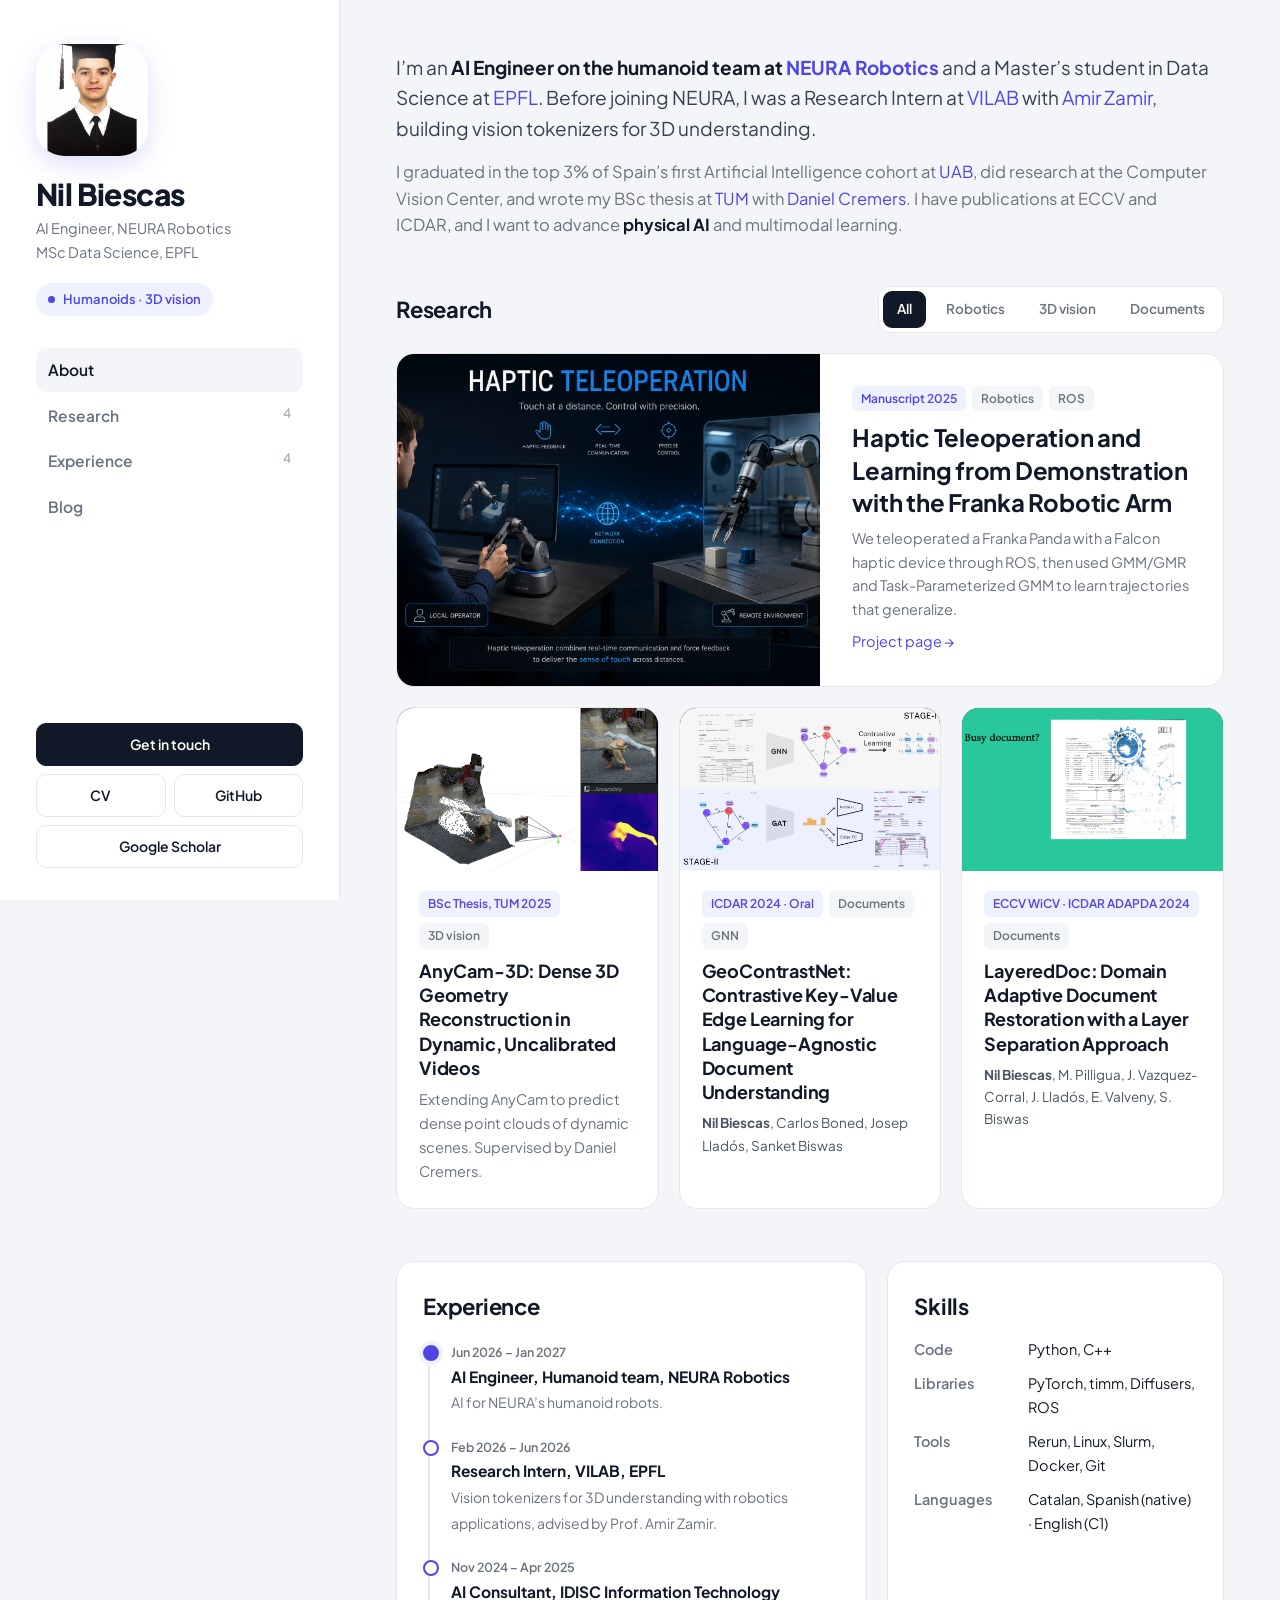
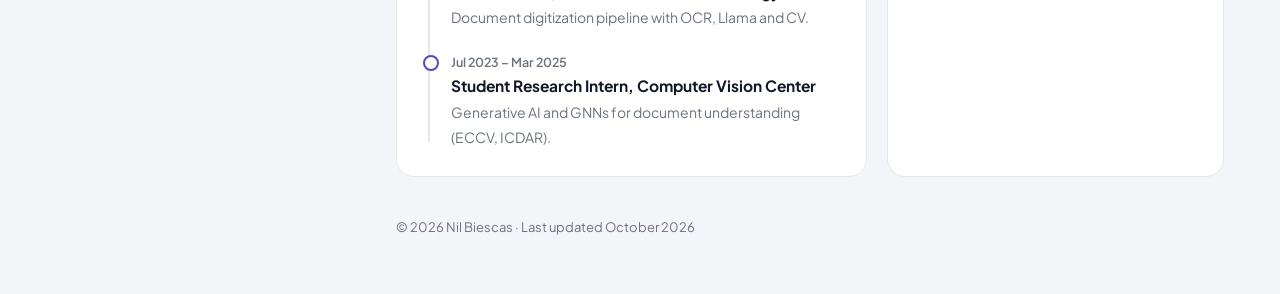
<file: index.html>
<!DOCTYPE HTML>
<html lang="en">
<head>
  <meta charset="UTF-8">
  <meta name="viewport" content="width=device-width, initial-scale=1.0">
  <title>Nil Biescas</title>
  <meta name="author" content="Nil Biescas">
  <meta name="description" content="Nil Biescas, AI Engineer on the humanoid team at NEURA Robotics and MSc Data Science student at EPFL.">
  <link rel="shortcut icon" href="images/favicon/favicon.ico" type="image/x-icon">
  <link rel="stylesheet" type="text/css" href="stylesheet.css">
  <link href="https://fonts.googleapis.com/css2?family=Plus+Jakarta+Sans:wght@400;500;600;700;800&display=swap" rel="stylesheet">
</head>
<body>
  <div class="layout">
    <aside>
      <img class="avatar" src="images/Nil_cvc.png" alt="Nil Biescas">
      <h1>Nil Biescas</h1>
      <p class="role">AI Engineer, NEURA Robotics<br>MSc Data Science, EPFL</p>
      <span class="badge">Humanoids · 3D vision</span>
      <nav>
        <a href="#about" class="active">About</a>
        <a href="#work">Research <small>4</small></a>
        <a href="#experience">Experience <small>4</small></a>
        <a href="blog.html">Blog</a>
      </nav>
      <div class="social">
        <a class="primary" href="mailto:nilbiescas3@gmail.com">Get in touch</a>
        <a href="data/cv_nil_2025_07.pdf" target="_blank">CV</a>
        <a href="https://github.com/NilBiescas" target="_blank">GitHub</a>
        <a class="wide" href="https://scholar.google.com/citations?hl=en&user=gtHrYbUAAAAJ" target="_blank">Google Scholar</a>
      </div>
    </aside>

    <main>
      <section id="about">
        <p class="about">
          I’m an <strong>AI Engineer on the humanoid team at <a href="https://neura-robotics.com/" target="_blank">NEURA Robotics</a></strong>
          and a Master’s student in Data Science at <a href="https://www.epfl.ch/en/" target="_blank">EPFL</a>.
          Before joining NEURA, I was a Research Intern at <a href="https://vilab.epfl.ch/" target="_blank">VILAB</a> with
          <a href="https://vilab.epfl.ch/zamir/" target="_blank">Amir Zamir</a>, building vision tokenizers for 3D understanding.
        </p>
        <p class="about secondary">
          I graduated in the top 3% of Spain’s first Artificial Intelligence cohort at <a href="https://www.uab.cat/" target="_blank">UAB</a>,
          did research at the Computer Vision Center, and wrote my BSc thesis at <a href="https://www.tum.de/" target="_blank">TUM</a> with
          <a href="https://cvg.cit.tum.de/members/cremers" target="_blank">Daniel Cremers</a>. I have publications at ECCV and ICDAR,
          and I want to advance <strong>physical AI</strong> and multimodal learning.
        </p>
      </section>

      <div class="head" id="work">
        <h2>Research</h2>
        <div class="filters">
          <button class="on" data-f="all">All</button>
          <button data-f="robotics">Robotics</button>
          <button data-f="3d">3D vision</button>
          <button data-f="docs">Documents</button>
        </div>
      </div>

      <div class="grid">
        <article class="card featured" data-tags="robotics">
          <div class="media">
            <img src="data/images/haptic_image.png" alt="Haptic teleoperation setup">
            <video muted loop playsinline preload="none" src="data/videos/teleop.mp4"></video>
          </div>
          <div class="body">
            <div class="tags"><span class="venue">Manuscript 2025</span><span>Robotics</span><span>ROS</span></div>
            <h3><a href="https://nilbiescas.github.io/HapticTeleoperation/" target="_blank">Haptic Teleoperation and Learning from Demonstration with the Franka Robotic Arm</a></h3>
            <p>We teleoperated a Franka Panda with a Falcon haptic device through ROS, then used GMM/GMR and Task-Parameterized GMM to learn trajectories that generalize.</p>
            <p><a href="https://nilbiescas.github.io/HapticTeleoperation/" target="_blank">Project page →</a></p>
          </div>
        </article>

        <article class="card" data-tags="3d">
          <div class="media">
            <img src="data/image%20(1).png" alt="AnyCam-3D preview">
            <video muted loop playsinline preload="none" src="data/Recording%202025-09-03%20003520.mp4"></video>
          </div>
          <div class="body">
            <div class="tags"><span class="venue">BSc Thesis, TUM 2025</span><span>3D vision</span></div>
            <h3><a href="data/TUM_Thesis_for_Informatics.pdf" target="_blank">AnyCam-3D: Dense 3D Geometry Reconstruction in Dynamic, Uncalibrated Videos</a></h3>
            <p>Extending AnyCam to predict dense point clouds of dynamic scenes. Supervised by Daniel Cremers.</p>
          </div>
        </article>

        <article class="card" data-tags="docs">
          <div class="media"><img src="images/new_figure.png" alt="GeoContrastNet overview"></div>
          <div class="body">
            <div class="tags"><span class="venue">ICDAR 2024 · Oral</span><span>Documents</span><span>GNN</span></div>
            <h3><a href="https://arxiv.org/abs/2405.03104" target="_blank">GeoContrastNet: Contrastive Key-Value Edge Learning for Language-Agnostic Document Understanding</a></h3>
            <span class="authors"><strong>Nil Biescas</strong>, Carlos Boned, Josep Lladós, Sanket Biswas</span>
          </div>
        </article>

        <article class="card" data-tags="docs">
          <div class="media"><img src="images/layeredDoc.gif" alt="LayeredDoc preview"></div>
          <div class="body">
            <div class="tags"><span class="venue">ECCV WiCV · ICDAR ADAPDA 2024</span><span>Documents</span></div>
            <h3><a href="https://layereddoc.github.io/" target="_blank">LayeredDoc: Domain Adaptive Document Restoration with a Layer Separation Approach</a></h3>
            <span class="authors"><strong>Nil Biescas</strong>, M. Pilligua, J. Vazquez-Corral, J. Lladós, E. Valveny, S. Biswas</span>
          </div>
        </article>
      </div>

      <div class="split" id="experience">
        <div class="panel">
          <h2>Experience</h2>
          <ul class="tl">
            <li class="now"><time>Jun 2026 – Jan 2027</time><b>AI Engineer, Humanoid team, NEURA Robotics</b><span>AI for NEURA’s humanoid robots.</span></li>
            <li><time>Feb 2026 – Jun 2026</time><b>Research Intern, VILAB, EPFL</b><span>Vision tokenizers for 3D understanding with robotics applications, advised by Prof. Amir Zamir.</span></li>
            <li><time>Nov 2024 – Apr 2025</time><b>AI Consultant, IDISC Information Technology</b><span>Document digitization pipeline with OCR, Llama and CV.</span></li>
            <li><time>Jul 2023 – Mar 2025</time><b>Student Research Intern, Computer Vision Center</b><span>Generative AI and GNNs for document understanding (ECCV, ICDAR).</span></li>
          </ul>
        </div>
        <div class="panel">
          <h2>Skills</h2>
          <dl class="kv">
            <dt>Code</dt><dd>Python, C++</dd>
            <dt>Libraries</dt><dd>PyTorch, timm, Diffusers, ROS</dd>
            <dt>Tools</dt><dd>Rerun, Linux, Slurm, Docker, Git</dd>
            <dt>Languages</dt><dd>Catalan, Spanish (native) · English (C1)</dd>
          </dl>
        </div>
      </div>

      <footer>© 2026 Nil Biescas · Last updated October 2026</footer>
    </main>
  </div>

  <script>
    document.querySelectorAll('.card').forEach(card => {
      const v = card.querySelector('video');
      if (!v) return;
      card.addEventListener('mouseenter', () => v.play());
      card.addEventListener('mouseleave', () => { v.pause(); v.currentTime = 0; });
    });

    const buttons = document.querySelectorAll('.filters button');
    buttons.forEach(btn => btn.addEventListener('click', () => {
      buttons.forEach(b => b.classList.toggle('on', b === btn));
      const f = btn.dataset.f;
      document.querySelectorAll('.card').forEach(card => {
        card.hidden = f !== 'all' && card.dataset.tags !== f;
      });
    }));

    const navLinks = [...document.querySelectorAll('aside nav a[href^="#"]')];
    const targets = navLinks.map(a => document.querySelector(a.getAttribute('href')));
    addEventListener('scroll', () => {
      let i = 0;
      targets.forEach((t, k) => { if (t.getBoundingClientRect().top < 160) i = k; });
      if (innerHeight + scrollY >= document.body.scrollHeight - 4) i = targets.length - 1;
      navLinks.forEach((a, k) => a.classList.toggle('active', k === i));
    }, { passive: true });
  </script>
</body>
</html>
</file>
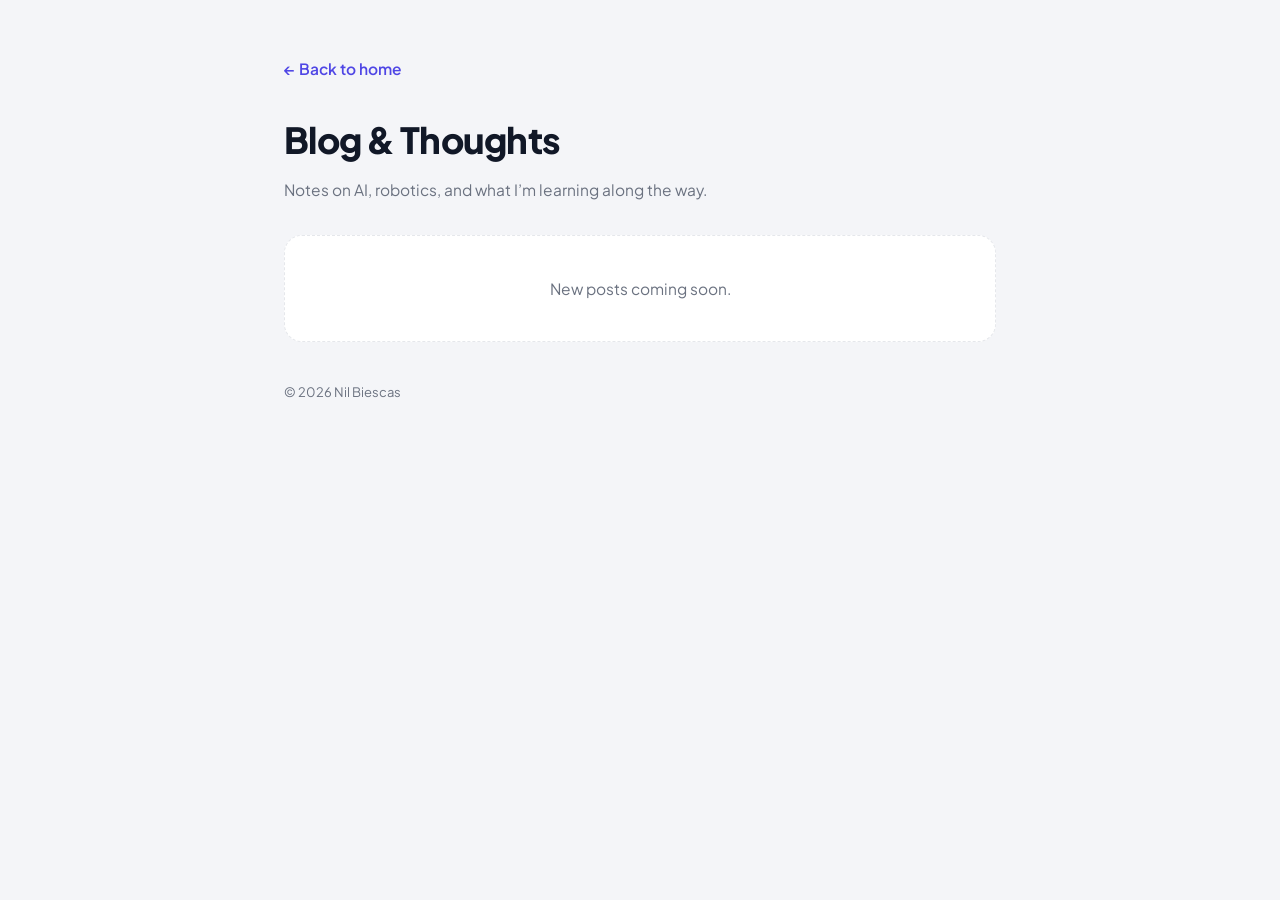
<file: blog.html>
<!DOCTYPE HTML>
<html lang="en">
<head>
  <meta charset="UTF-8">
  <meta name="viewport" content="width=device-width, initial-scale=1.0">
  <title>Blog | Nil Biescas</title>
  <meta name="author" content="Nil Biescas">
  <link rel="shortcut icon" href="images/favicon/favicon.ico" type="image/x-icon">
  <link rel="stylesheet" type="text/css" href="stylesheet.css">
  <link href="https://fonts.googleapis.com/css2?family=Plus+Jakarta+Sans:wght@400;500;600;700;800&display=swap" rel="stylesheet">
</head>
<body>
  <div class="page-narrow">
    <a href="index.html" class="back-link">← Back to home</a>
    <h1 class="page-title">Blog &amp; Thoughts</h1>
    <p class="page-sub">Notes on AI, robotics, and what I’m learning along the way.</p>
    <div class="empty">New posts coming soon.</div>
    <footer>© 2026 Nil Biescas</footer>
  </div>
  <script>
    if (window.self !== window.top) {
      document.querySelector('.back-link').style.display = 'none';
      document.body.style.background = 'transparent';
    }
  </script>
</body>
</html>
</file>
<file: stylesheet.css>
/* Sidebar portfolio styling */
:root {
  --bg: #f4f5f8;
  --side: #ffffff;
  --card: #ffffff;
  --ink: #111827;
  --muted: #6b7280;
  --line: #e5e7eb;
  --accent: #4f46e5;
  --accent-soft: #eef2ff;
}

* { box-sizing: border-box; }
html { scroll-behavior: smooth; }

body {
  margin: 0;
  background: var(--bg);
  color: var(--ink);
  font: 15.5px/1.65 'Plus Jakarta Sans', system-ui, sans-serif;
  -webkit-font-smoothing: antialiased;
}

a { color: var(--accent); text-decoration: none; }
a:hover { text-decoration: underline; }

.layout { display: grid; grid-template-columns: 340px 1fr; min-height: 100vh; }

/* Sidebar */
aside {
  position: sticky; top: 0; height: 100vh;
  background: var(--side);
  border-right: 1px solid var(--line);
  padding: 44px 36px 32px;
  display: flex; flex-direction: column;
  overflow-y: auto;
}
.avatar { width: 112px; height: 112px; border-radius: 28px; object-fit: cover; box-shadow: 0 8px 24px rgba(79, 70, 229, .18); }
aside h1 { font-size: 30px; line-height: 1.1; letter-spacing: -.02em; margin: 22px 0 6px; font-weight: 800; }
.role { color: var(--muted); margin: 0 0 18px; font-size: 14.5px; }
.badge {
  display: inline-flex; align-items: center; gap: 8px; align-self: flex-start;
  background: var(--accent-soft); color: var(--accent);
  font-size: 13px; font-weight: 600; padding: 6px 12px; border-radius: 99px;
}
.badge::before { content: ""; width: 7px; height: 7px; border-radius: 50%; background: var(--accent); }
aside nav { margin: 32px 0; display: grid; gap: 2px; }
aside nav a {
  color: var(--muted); font-weight: 600; padding: 9px 12px; border-radius: 10px;
  display: flex; justify-content: space-between;
}
aside nav a:hover, aside nav a.active { background: var(--bg); color: var(--ink); text-decoration: none; }
aside nav a small { color: #9ca3af; font-weight: 500; }
.social { margin-top: auto; display: grid; grid-template-columns: 1fr 1fr; gap: 8px; }
.social a {
  border: 1px solid var(--line); border-radius: 10px; padding: 9px 12px;
  color: var(--ink); font-weight: 600; font-size: 14px; text-align: center;
}
.social a:hover { border-color: var(--accent); color: var(--accent); text-decoration: none; }
.social a.wide { grid-column: 1 / -1; }
.social a.primary { background: var(--ink); color: #fff; border-color: var(--ink); grid-column: 1 / -1; }
.social a.primary:hover { background: var(--accent); border-color: var(--accent); color: #fff; }

/* Main column */
main { padding: 52px 56px 56px; max-width: 1080px; }
.about { font-size: 19px; line-height: 1.6; color: #374151; max-width: 68ch; margin: 0 0 16px; }
.about.secondary { font-size: 16.5px; color: var(--muted); margin-bottom: 48px; }
.about strong { color: var(--ink); }

.head { display: flex; justify-content: space-between; align-items: center; gap: 16px; flex-wrap: wrap; margin-bottom: 20px; }
h2 { font-size: 22px; margin: 0; letter-spacing: -.01em; }
.filters { display: flex; gap: 6px; background: #fff; border: 1px solid var(--line); padding: 4px; border-radius: 12px; }
.filters button {
  font: inherit; font-size: 13.5px; font-weight: 600;
  border: 0; background: none; color: var(--muted);
  padding: 7px 14px; border-radius: 9px; cursor: pointer;
}
.filters button.on { background: var(--ink); color: #fff; }

/* Project cards */
.grid { display: grid; grid-template-columns: repeat(3, 1fr); gap: 20px; }
.card {
  background: var(--card); border: 1px solid var(--line); border-radius: 18px;
  overflow: hidden; display: flex; flex-direction: column;
  transition: transform .25s, box-shadow .25s;
}
.card:hover { transform: translateY(-3px); box-shadow: 0 16px 40px rgba(17, 24, 39, .08); }
.card.featured { grid-column: 1 / -1; flex-direction: row; }
.card.featured .media { flex: 1.25; aspect-ratio: auto; min-height: 300px; }
.card.featured .body { flex: 1; padding: 32px; }
.card[hidden] { display: none; }
.media { position: relative; aspect-ratio: 16 / 10; background: #0b0b0f; overflow: hidden; }
.media img, .media video { position: absolute; inset: 0; width: 100%; height: 100%; object-fit: cover; }
.media video { opacity: 0; transition: opacity .3s; }
.card:hover .media video { opacity: 1; }
.body { padding: 20px 22px 24px; display: flex; flex-direction: column; gap: 8px; }
.tags { display: flex; gap: 6px; flex-wrap: wrap; }
.tags span { font-size: 12px; font-weight: 600; padding: 3px 9px; border-radius: 6px; background: var(--bg); color: var(--muted); }
.tags span.venue { background: var(--accent-soft); color: var(--accent); }
.card h3 { margin: 2px 0 0; font-size: 18px; line-height: 1.35; letter-spacing: -.01em; }
.card h3 a { color: var(--ink); }
.card.featured h3 { font-size: 24px; }
.card p { margin: 0; color: var(--muted); font-size: 14.5px; }
.authors { font-size: 13.5px; color: #4b5563; }

/* Experience & skills */
.split { display: grid; grid-template-columns: 1.4fr 1fr; gap: 20px; margin-top: 52px; }
.panel { background: #fff; border: 1px solid var(--line); border-radius: 18px; padding: 26px; }
.panel h2 { margin-bottom: 14px; }
.tl { list-style: none; margin: 0; padding: 0; position: relative; }
.tl::before { content: ""; position: absolute; left: 5px; top: 8px; bottom: 8px; width: 2px; background: var(--line); }
.tl li { position: relative; padding: 0 0 18px 28px; }
.tl li:last-child { padding-bottom: 0; }
.tl li::before { content: ""; position: absolute; left: 0; top: 7px; width: 12px; height: 12px; border-radius: 50%; background: #fff; border: 2px solid var(--accent); }
.tl li.now::before { background: var(--accent); box-shadow: 0 0 0 4px var(--accent-soft); }
.tl time { font-size: 12.5px; color: var(--muted); font-weight: 600; }
.tl b { display: block; }
.tl span { color: var(--muted); font-size: 14px; }
.kv { display: grid; grid-template-columns: 100px 1fr; gap: 10px 14px; font-size: 14.5px; margin: 0; }
.kv dt { color: var(--muted); font-weight: 600; }
.kv dd { margin: 0; }

footer { margin-top: 40px; color: var(--muted); font-size: 13px; }

/* Blog */
.page-narrow { max-width: 760px; margin: 0 auto; padding: 56px 24px; }
.back-link { display: inline-flex; align-items: center; gap: 8px; font-weight: 600; margin-bottom: 28px; }
.page-title { font-size: 36px; font-weight: 800; letter-spacing: -.02em; margin: 0 0 8px; }
.page-sub { color: var(--muted); margin: 0 0 32px; }
.empty { background: #fff; border: 1px dashed var(--line); border-radius: 18px; padding: 40px; text-align: center; color: var(--muted); }

@media (max-width: 1100px) {
  .grid { grid-template-columns: 1fr 1fr; }
}

@media (max-width: 1000px) {
  .layout { grid-template-columns: 1fr; }
  aside { position: static; height: auto; }
  aside nav { display: none; }
  .social { margin-top: 20px; }
  main { padding: 32px 20px; }
  .grid, .split { grid-template-columns: 1fr; }
  .card.featured { flex-direction: column; }
  .card.featured .media { aspect-ratio: 16 / 10; min-height: 0; }
}
</file>
